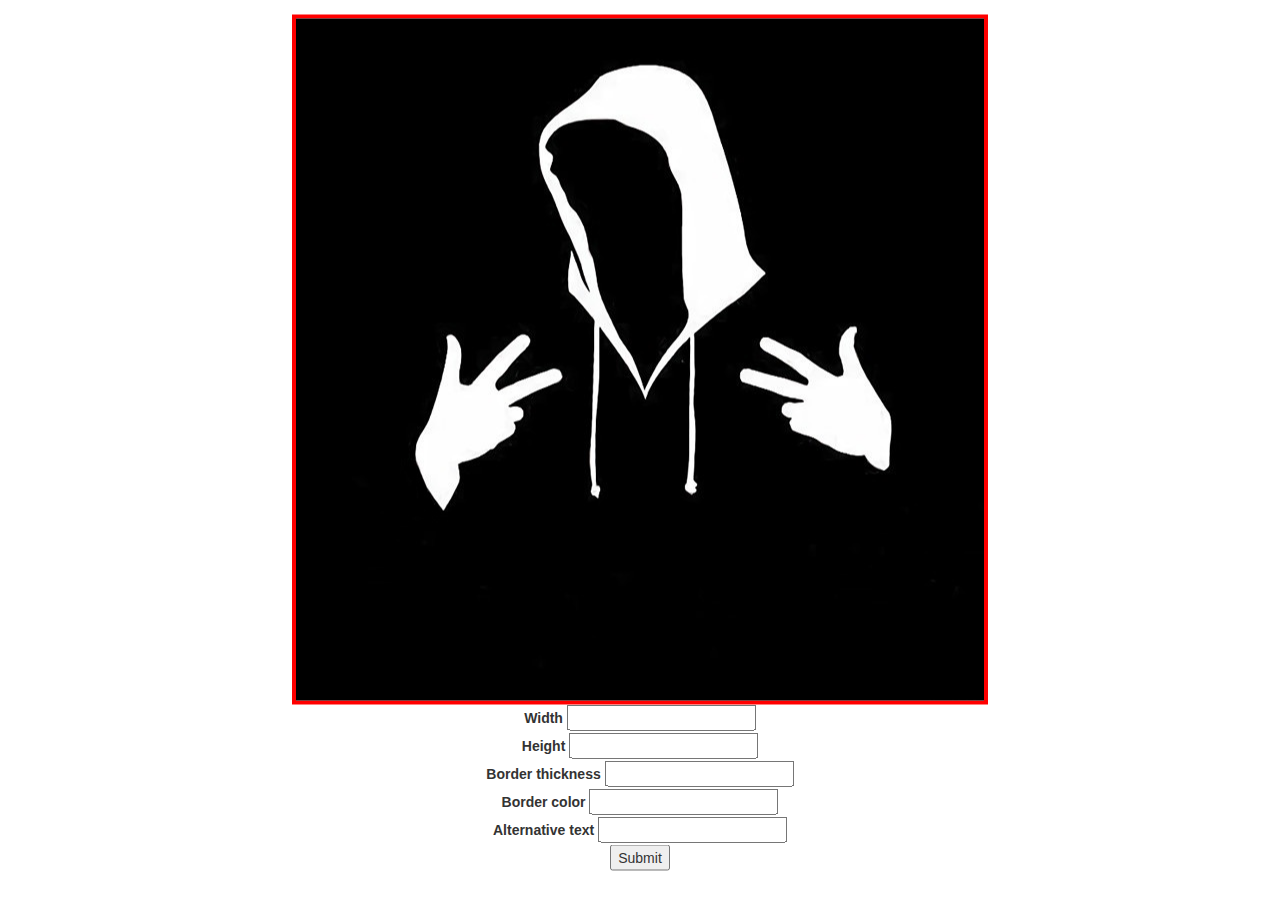
<file: lab4/index.html>
<!DOCTYPE html>
<html lang="en">
<head>
    <meta charset="UTF-8">
    <meta name="viewport" content="width=device-width, initial-scale=1.0">
    <link rel="stylesheet" href="index.css">
    <title>Document</title>
</head>
<body>
    <section>
        <img id="image" src="./image.jpg">
        <form id="form" class="form-group">
            <label for "width" >Width</label>
            <input name="width" id="width">
            <br>
            <label for "height" >Height</label>
            <input name="height" id="height">
            <br>
            <label for "thickness" >Border thickness</label>
            <input name="thickness" id="thickness">
            <br>
            <label for "color" >Border color</label>
            <input name="color" id="color">
            <br>
            <label for "alt" >Alternative text</label>
            <input name="alt" id="alt">
            <br>
            <input type="submit">
        </form>
    </section>
    <script src="index.js"></script>
    <link rel="stylesheet" href="https://maxcdn.bootstrapcdn.com/bootstrap/3.4.1/css/bootstrap.min.css">
</body>
</html>
</file>
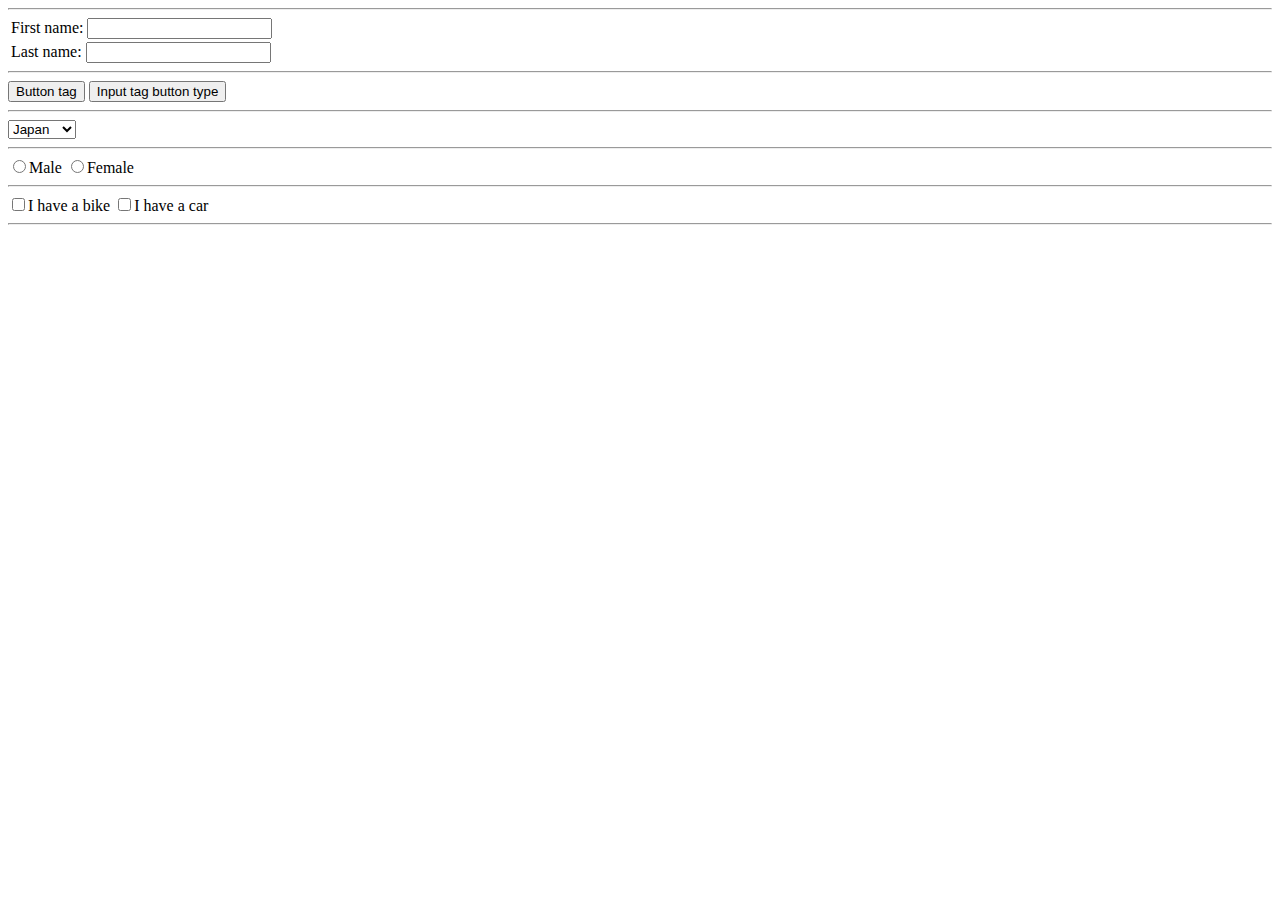
<file: lab1/2.html>
<!DOCTYPE html>
<html lang="en">
<head>
    <meta charset="UTF-8">
    <title>Exercise 6</title>
    <link rel="stylesheet" type="text/css" href="2.css" />
</head>
<body>
    <form>
        <hr>
        <div class="input">
            <label for="FirstName">First name: </label>
            <input name="FirstName"/>
        </div>
        <div class="input">
            <label for="LastName">Last name: </label>
            <input name="LastName"/>
        </div>
        <hr>
        <div>
            <button>Button tag</button>
            <input type="button" value="Input tag button type"/>
        </div>
        <hr>
        <select name="Country">
            <option selected="selected"> Japan</option>
            <option> Ukraine</option>
            <option> USA</option>
        </select>
        <hr>
        <input type="radio" name="Sex"/>Male
        <input type="radio" name="Sex"/>Female   
        <hr>
        <input type="checkbox" name="Car"/>I have a bike 
        <input type="checkbox" name="Car"/>I have a car
        <hr>
    </form>
</body>
</html>
</file>
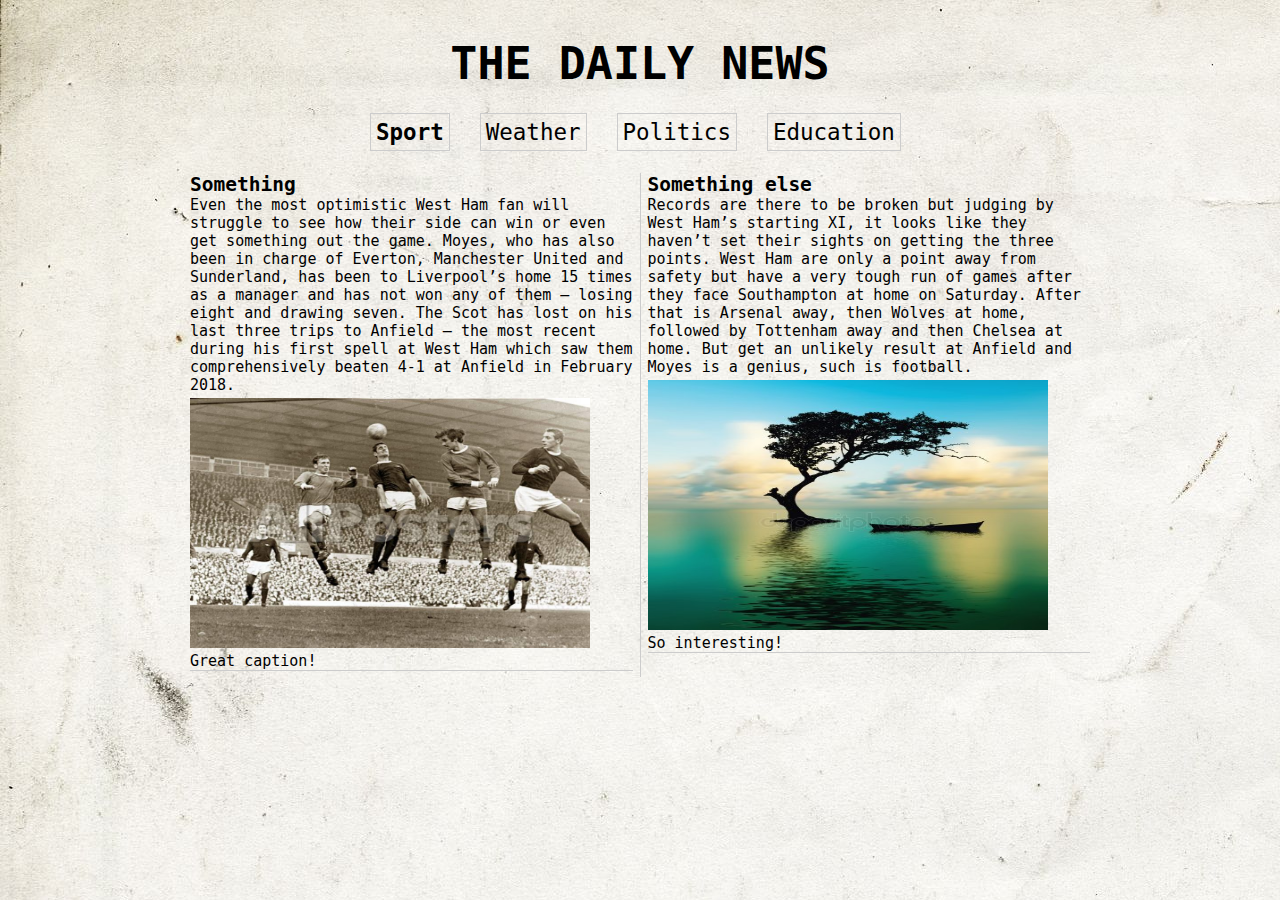
<file: lab1/4.html>
<!DOCTYPE html>
<html lang="en">
<head>
    <meta charset="UTF-8">
    <title>Lab1.4</title>
    <link rel="stylesheet" type="text/css" href="4.css" />
</head>
<body>
    <article>
        <h2>THE DAILY NEWS</h2>
        <ul class="sections">
            <li><b>Sport</b></li>
            <li>Weather</li>
            <li>Politics</li>
            <li>Education</li>
        </ul>
        <div class='columns'> 
                <h4>Something</h4>
                Even the most optimistic West Ham fan will struggle to see how their side can win or even get something out the game.
                Moyes, who has also been in charge of Everton, Manchester United and Sunderland, has been to Liverpool’s home 15 times as a manager and has not won any of them – losing eight and drawing seven. 
                The Scot has lost on his last three trips to Anfield – the most recent during his first spell at West Ham which saw them comprehensively beaten 4-1 at Anfield in February 2018.
                <figure>
                    <img width="400 px" height="250 px" src="images/img_top.jpg"/>
                    <figcaption>Great caption!</figcaption>
                </figure>
            <p>
                <h4>Something else</h4>
                Records are there to be broken but judging by West Ham’s starting XI, it looks like they haven’t set their sights on getting the three points.
                West Ham are only a point away from safety but have a very tough run of games after they face Southampton at home on Saturday.
                After that is Arsenal away, then Wolves at home, followed by Tottenham away and then Chelsea at home.
                But get an unlikely result at Anfield and Moyes is a genius, such is football.
                <figure>
                    <img width="400 px" height="250 px" src="images/unnamed.jpg"/>
                    <figcaption>So interesting!</figcaption>
                </figure>
            </p>
        </div>
    </article>
</body>
</html>
</file>
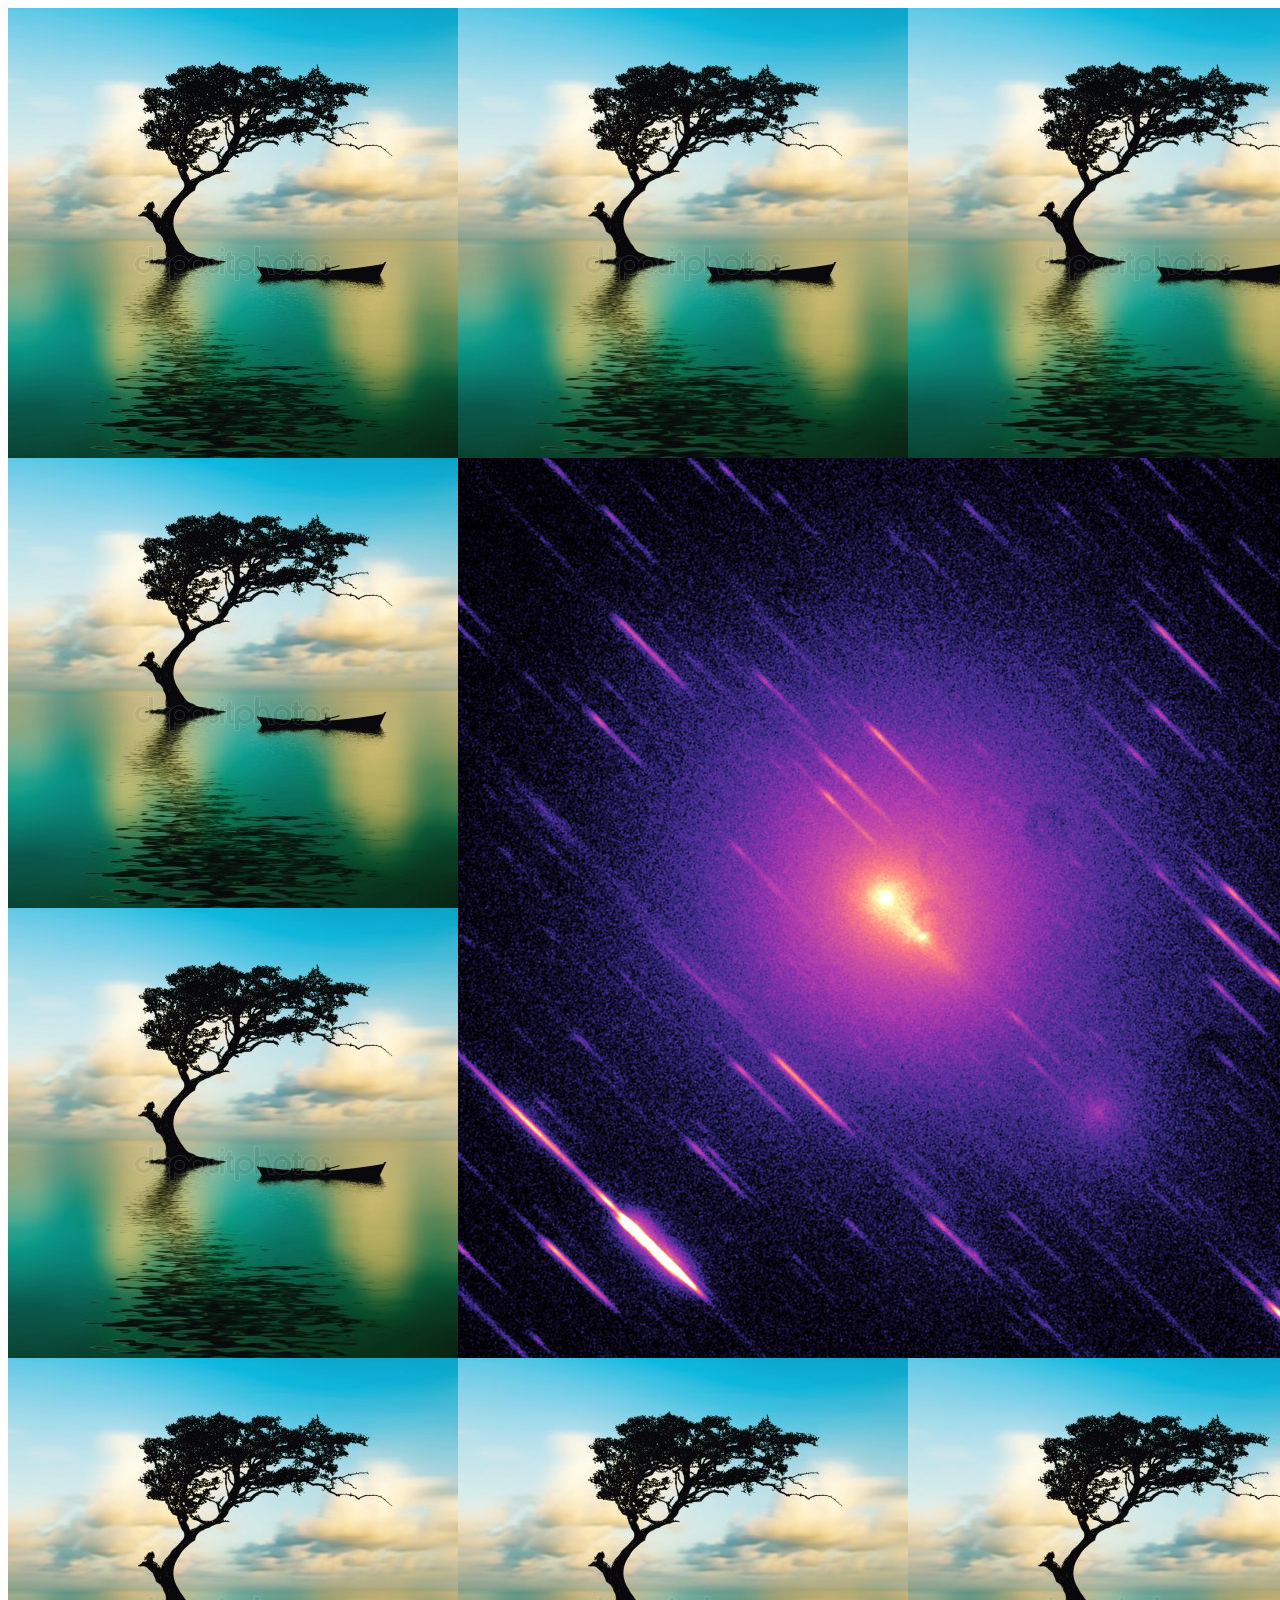
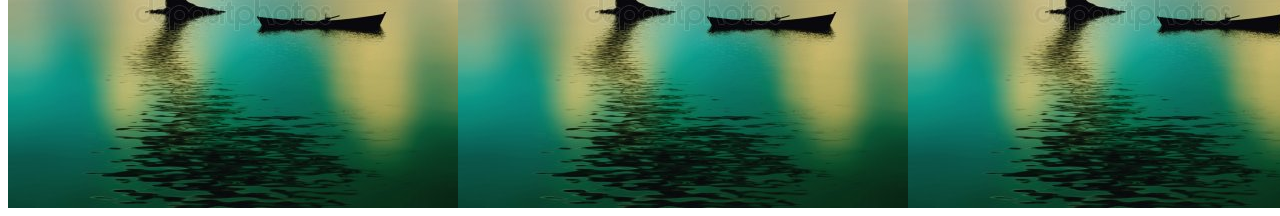
<file: lab1/5.html>
<!DOCTYPE html>
<html lang="en">
<head>
    <meta charset="UTF-8">
    <title>Lab1.5</title>
    <link rel="stylesheet" type="text/css" href="5.css" />
</head>
<body>
    <selection class="grid">
        <img id="img00" src="images/unnamed.jpg"\>
        <img id="img01" src="images/unnamed.jpg"\>
        <img id="img02" src="images/unnamed.jpg"\>
        <img id="img03" src="images/unnamed.jpg"\>
        <img id="img10" src="images/unnamed.jpg"\>
        <img id="img11" src="images/12.jpg"\>
        <img id="img13" src="images/unnamed.jpg"\>
        <img id="img20" src="images/unnamed.jpg"\>
        <img id="img23" src="images/unnamed.jpg"\>
        <img id="img30" src="images/unnamed.jpg"\>
        <img id="img31" src="images/unnamed.jpg"\>
        <img id="img32" src="images/unnamed.jpg"\>
        <img id="img33" src="images/unnamed.jpg"\>  
    </selection>
</body>
</html>
</file>
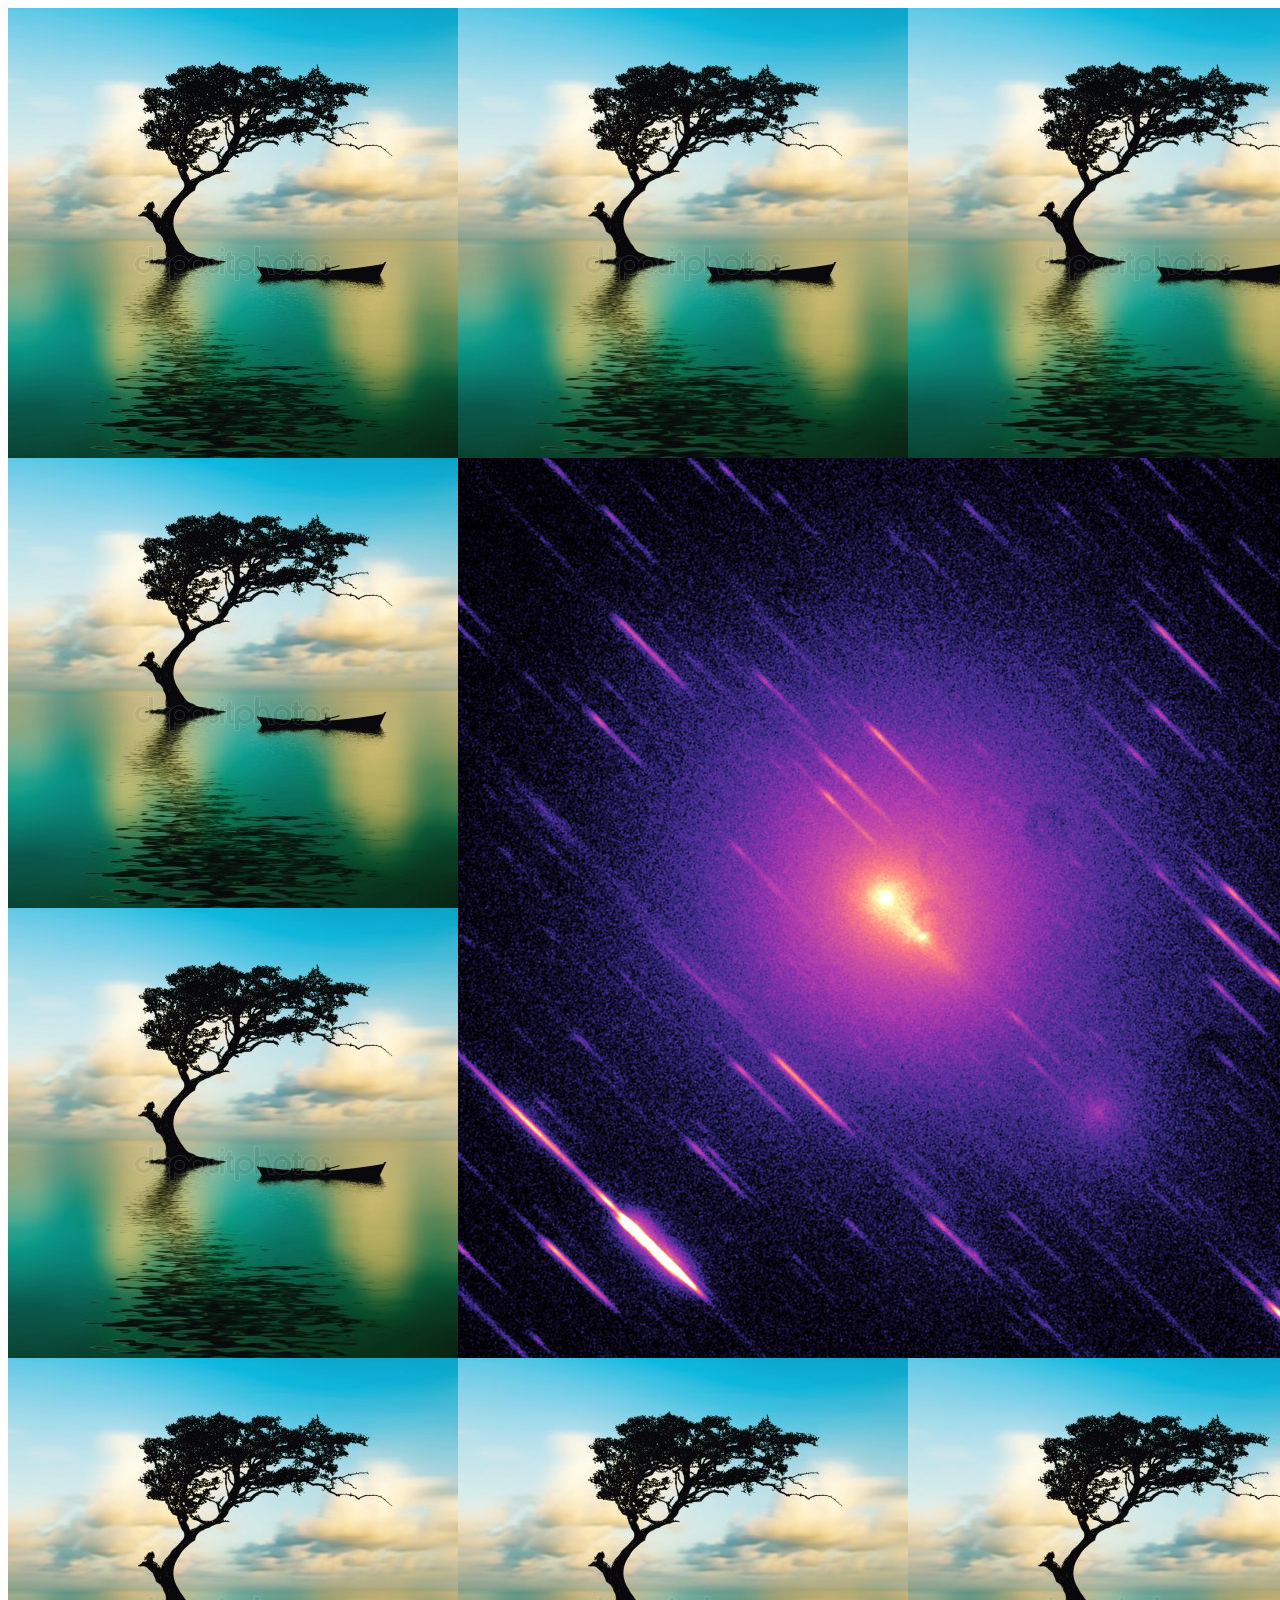
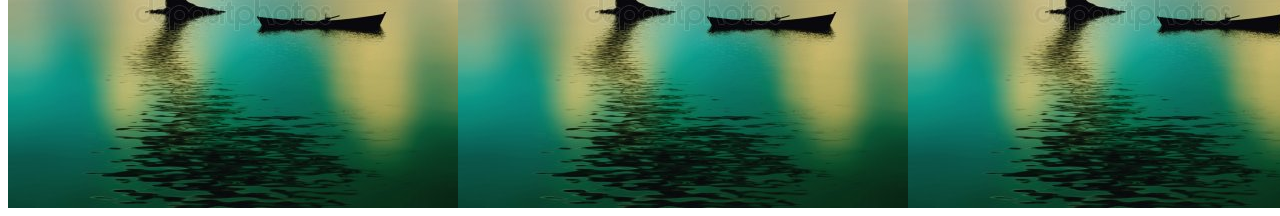
<file: lab1/6.html>
<!DOCTYPE html>
<html lang="en">
<head>
    <meta charset="UTF-8">
    <title>Lab1.6</title>
    <link rel="stylesheet" type="text/css" href="6.css" />
</head>
<body>
    <selection class="flex">
        <div class="left">
            <img id="small" src="images/unnamed.jpg"\>
            <img id="small" src="images/unnamed.jpg"\>
            <img id="small" src="images/unnamed.jpg"\>
            <img id="small" src="images/unnamed.jpg"\>
        </div>
        <div class="middle">
            <img id="small" src="images/unnamed.jpg"\>
            <img id="small" src="images/unnamed.jpg"\>
            <img id="large" src="images/12.jpg"\>
            <img id="small" src="images/unnamed.jpg"\>
            <img id="small" src="images/unnamed.jpg"\>
        </div>
        <div class="right">
            <img id="small" src="images/unnamed.jpg"\>
            <img id="small" src="images/unnamed.jpg"\>
            <img id="small" src="images/unnamed.jpg"\>
            <img id="small" src="images/unnamed.jpg"\>
        </div>
    </selection>
</body>
</html>
</file>
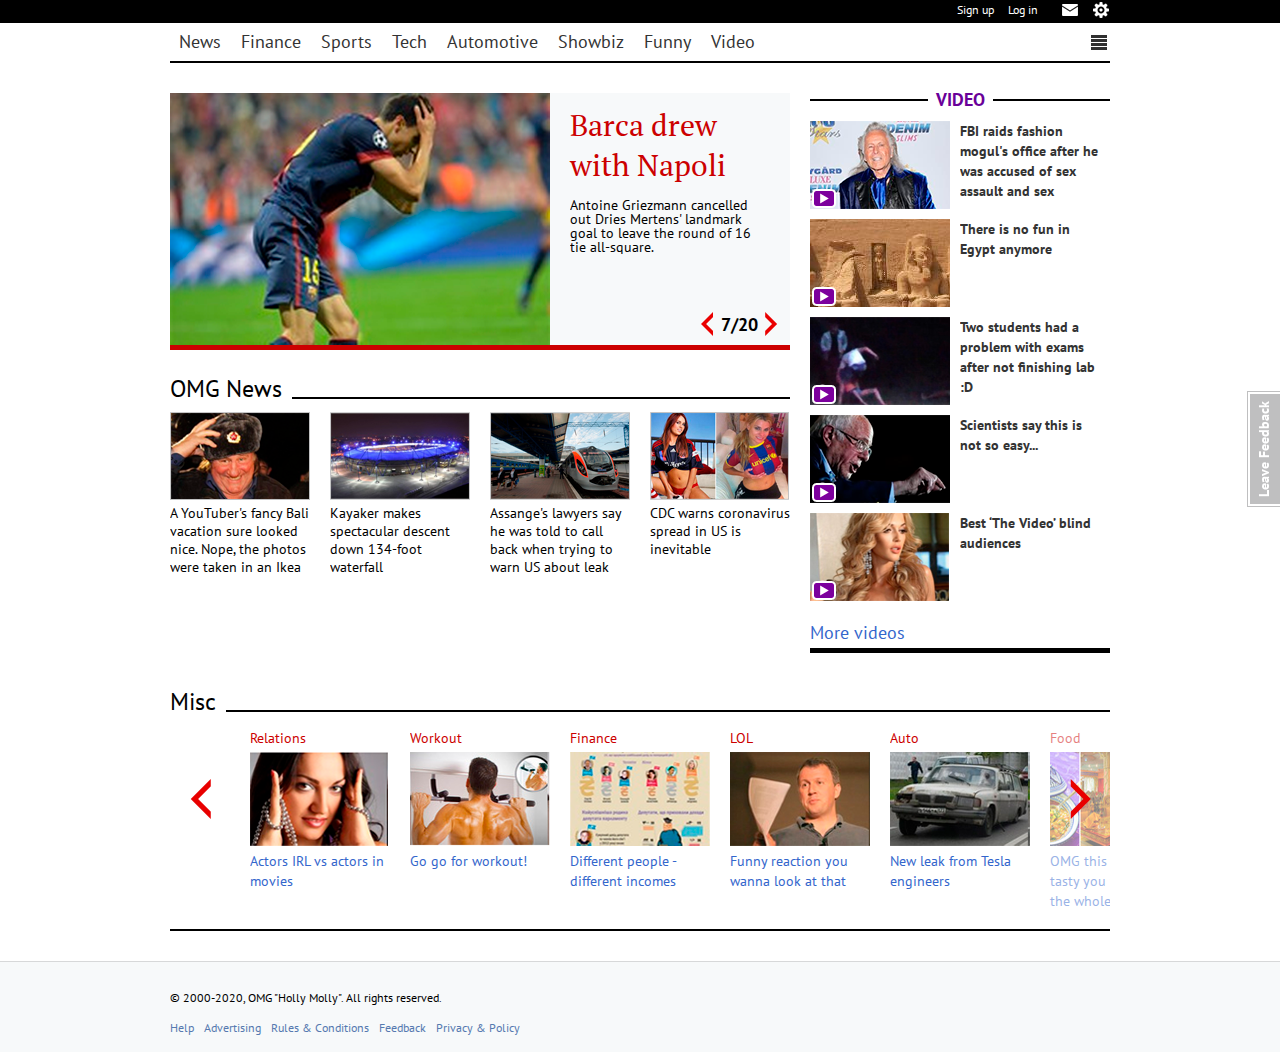
<file: lab2/page.html>
<!DOCTYPE html>
<html lang="en">
<head>
    <meta charset="UTF-8">
    <meta name="viewport" content="width=device-width, initial-scale=1.0">
    <link rel="stylesheet" href="stylesheets/scss/style.css">
    <link href="https://fonts.googleapis.com/css?family=PT+Sans:400,400i,700,700i|PT+Serif:400,400i,700,700i&display=swap" rel="stylesheet">
    <title>Lab2</title>
</head>
<body>
    <div class="upper">
        <div class="upper__block">
            <nav class="upper__nav">
                <a class="upper__link">Sign up</a>
                <a class="upper__link">Log in</a>
                <span class="upper__icons">
                    <img src="images/upper-mail.png" class="upper__icon"></img>
                    <img src="images/upper-settings.png" class="upper__icon"></img>
                </span>
            </nav>
        </div>
    </div> 
    <div class="wrapper">
        <header class="header">
            <ul class="header__items">
                <li class="header__item">News</li>
                <li class="header__item">Finance</li>
                <li class="header__item">Sports</li>
                <li class="header__item">Tech</li>
                <li class="header__item">Automotive</li>
                <li class="header__item">Showbiz</li>
                <li class="header__item">Funny</li>
                <li class="header__item">Video</li>
            </ul>
            <img src="images/header-menu.png" class="header__image-menu"> </img>
        </header>
        <article class="article-wrapper">
            <img src="images/article-image.png" alt="footballer" class="article-wrapper__image"> </img>
            <span class="article-wrapper__card"> 
                <h2 class="article-wrapper__title">Barca drew with Napoli</h2>
                <p class="article-wrapper__text">Antoine Griezmann cancelled out Dries Mertens' landmark goal to leave the round of 16 tie all&#8209square.</p>
                <div class="article-wrapper__pagination">
                    <img src="images/arrow-prev.png" alt="prev" class="article-wrapper__arrow-prev">
                    <span class="article-wrapper__numbers">7/20</span>
                    <img src="images/arrow-next.png" alt="next" class="article-wrapper__arrow-next">
                </div>
            </span>
        </article>
        <aside class="side-wrapper">
            <div class="side-wrapper__heading">
                <h3 class="side-wrapper__title">VIDEO</h3>
            </div>
            <section class="side-wrapper__video-box">
                <ul class="side-wrapper__items">
                    <li class="side-wrapper__item">
                        <img src="images/side-1.png" alt="Old star" class="side-wrapper__photo">
                        <span class="side-wrapper__text">
                            FBI raids fashion mogul's office after he was accused of sex assault and sex trafficking
                        </span>
                    </li>
                    <li class="side-wrapper__item">
                        <img src="images/side-2.png" alt="Egypt" class="side-wrapper__photo">
                        <span class="side-wrapper__text">
                            There is no fun in Egypt anymore
                        </span>
                    </li>
                    <li class="side-wrapper__item">
                        <img src="images/side-3.png" alt="Students' fun" class="side-wrapper__photo">
                        <span class="side-wrapper__text">
                            Two students had a problem with exams after not finishing lab :D
                        </span>
                    </li>
                    <li class="side-wrapper__item">
                        <img src="images/side-4.png" alt="Your grandpa" class="side-wrapper__photo">
                        <span class="side-wrapper__text">
                            Scientists say this is not so easy...
                        </span>
                    </li>
                    <li class="side-wrapper__item">
                        <img src="images/side-5.png" alt="Woman or man" class="side-wrapper__photo">
                        <span class="side-wrapper__text">
                            Best ‘The Video’ blind audiences
                        </span>
                    </li>
                </ul>
                <div class="side-wrapper__more-videos">
                    More videos
                </div>
            </section>
        </aside>
        <div class="omgnews-wrapper">
            <div class="omgnews-wrapper__heading">
                <div class="omgnews-wrapper__headline">
                    <span class="omgnews-wrapper__title">OMG News </span>
                </div>
            </div>
            <ul class="omgnews-wrapper__items">
                <li class="omgnews-wrapper__item">
                    <img src="images/omgnews-1.png" alt="BigDaddy" class="omgnews-wrapper__photo">
                    <span class="omgnews-wrapper__text">
                        A YouTuber's fancy Bali vacation sure looked nice. Nope, the photos were taken in an Ikea
                    </span>
                </li>
                <li class="omgnews-wrapper__item">
                    <img src="images/omgnews-2.png" alt="Stadium" class="omgnews-wrapper__photo">
                    <span class="omgnews-wrapper__text">
                        Kayaker makes spectacular descent down 134-foot waterfall
                    </span>
                </li>
                <li class="omgnews-wrapper__item">
                    <img src="images/omgnews-3.png" alt="Train" class="omgnews-wrapper__photo">
                    <span class="omgnews-wrapper__text">
                        Assange's lawyers say he was told to call back when trying to warn US about leak
                    </span>
                </li>
                <li class="omgnews-wrapper__item">
                    <img src="images/omgnews-4.png" alt="Girls" class="omgnews-wrapper__photo">
                    <span class="omgnews-wrapper__text">
                        CDC warns coronavirus spread in US is inevitable
                    </span>
                </li>
            </ul>
        </div>
        <div class="misc-wrapper">
            <div class="misc-wrapper__heading">
                <div class="misc-wrapper__headline">
                    <span class="misc-wrapper__head">Misc </span>
                </div>
            </div>
            <div class="misc-wrapper__content">
                <div class="misc-wrapper__arrow-prev-layer">
                    <img src="images/misc-arrow-prev.png" alt="Prev" class="misc-wrapper__arrow-prev"></img>
                </div>
                <div class="misc-wrapper__items">
                    <span class="misc-wrapper__item">
                        <span class="misc-wrapper__title">Relations</span>
                        <img src="images/misc-1.png" alt="Girl" class="misc-wrapper__photo">
                        <span class="misc-wrapper__text">
                            Actors IRL vs actors in movies
                        </span>
                    </span>
                    <span class="misc-wrapper__item">
                        <span class="misc-wrapper__title">Workout</span>
                        <img src="images/misc-2.png" alt="Sportsman" class="misc-wrapper__photo">
                        <span class="misc-wrapper__text">
                            Go go for workout!
                        </span>
                    </span>
                    <span class="misc-wrapper__item">
                        <span class="misc-wrapper__title">Finance</span>
                        <img src="images/misc-3.png" alt="Infographics" class="misc-wrapper__photo">
                        <span class="misc-wrapper__text">
                            Different people - different incomes
                        </span>
                    </span>
                    <span class="misc-wrapper__item">
                        <span class="misc-wrapper__title">LOL</span>
                        <img src="images/misc-4.png" alt="Man" class="misc-wrapper__photo">
                        <span class="misc-wrapper__text">
                            Funny reaction you wanna look at that
                        </span>
                    </span>
                    <span class="misc-wrapper__item">
                        <span class="misc-wrapper__title">Auto</span>
                        <img src="images/misc-5.png" alt="Russian car" class="misc-wrapper__photo">
                        <span class="misc-wrapper__text">
                            New leak from Tesla engineers
                        </span>
                    </span>
                    <span class="misc-wrapper__item">
                        <span class="misc-wrapper__title">Food</span>
                        <img src="images/misc-6.png" alt="Food" class="misc-wrapper_photo">
                        <span class="misc-wrapper__text">
                            OMG this is SO damn tasty you want to eta the whole dish
                        </span>

                    </span>
                </div>
                <div class="misc-wrapper__arrow-next-layer">
                    <img src="images/misc-arrow-next.png" alt="Next" class="misc-wrapper__arrow-next"></img>
                    <section class="misc-wrapper__arrow-dark"></section>
                </div>
            </div>
        </div>
    </div>
    <div class="feedback">
       Leave Feedback
    </div>
    <footer class="footer">
        <div class="footer__rights">© 2000-2020, ОMG "Holly Molly". All rights reserved.</div>
        <ul class="footer__items">
            <li class="footer__item">Help</li>
            <li class="footer__item">Advertising</li>
            <li class="footer__item">Rules & Conditions</li>
            <li class="footer__item">Feedback</li>
            <li class="footer__item">Privacy & Policy</li>
        </ul>
    </footer>
</body>
</html>
</file>
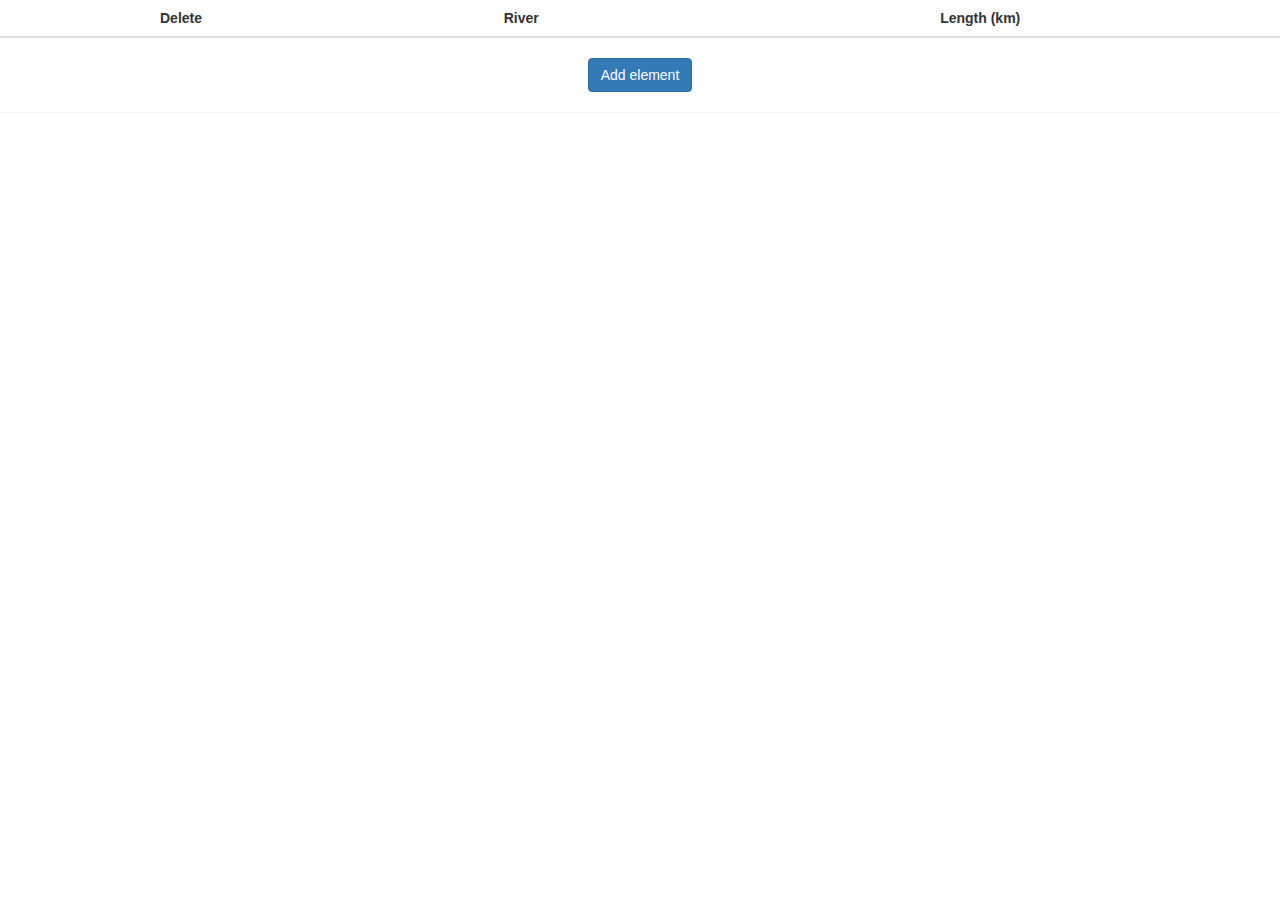
<file: lab4/index2.html>
<!DOCTYPE html>
<html lang="en">
<head>
    <meta charset="UTF-8">
    <meta name="viewport" content="width=device-width, initial-scale=1.0">
    <link rel="stylesheet" href="index2.css">
    <title>Document</title>
</head>
<body>
    <table class="table" id="table">
        <thead>
            <th class="center">Delete</th>
            <th class="center">River</th>
            <th class="center">Length (km)</th>
        </thead>
    </table>
    <div class ="center"> 
        <button class="btn btn-primary" id="add">Add element</button>
    </div>
    <hr>
    <div class="canvas"></div>
    <script src="index2.js"></script>
    <link rel="stylesheet" href="https://maxcdn.bootstrapcdn.com/bootstrap/3.4.1/css/bootstrap.min.css">
</body>
</html>
</file>
<file: lab4/index.css>
section
{
    text-align: center;
    position: absolute;
    top: 50%;
    left: 50%;
    margin-right: -50%;
    transform: translate(-50%, -50%);
}
#image {
    
    border: 4px red solid;
}

label {
    display: block;
}
</file>
<file: lab1/2.css>
.input
{
    margin:3px;
}
</file>
<file: lab1/4.css>
body
{
    font-family: monospace;
    font-size: 15px;
    max-width: 900px;
    margin: auto;
    align-content: center;
    background: url(images/back3.jpg);
}
.sections
{ 
    list-style: none;
    display: flex;
    font-size: 150%;
    margin-left: 110px;
}
.sections li
{
    border: 1px, solid #ccc;
    text-decoration: none;
    padding: 5px;
    margin-left: 30px;
    border-right: 1px solid #ccc;
    border-left: 1px solid #ccc;
}
.columns 
{
    column-width: 350px;
    column-count: 2;
    column-rule: 1px solid #ccc;
}
figure
{
    margin: auto;
}
figure figcaption
{
    border-bottom: 1px solid #ccc; 
}
figure img
{
    margin-top: 4px;
}
h4
{
    margin: 0;
    font-size: 130%;
}
h2
{
    font: bold fantasy;
    font-size: 300%; 
    text-align: center;
    margin-bottom: 2px;
}
</file>
<file: lab1/5.css>
.grid
{
    display: grid;
    grid-template-rows: [row1-start] 450px [row2-start] 450px [row3-start] 450px [row4-start] 450px [row4-end];
    grid-template-columns:  [col1-start] 450px [col2-start] 450px [col3-start] 450px [col4-start] 450px [col4-end];
    grid-row-gap: 0px;
    grid-column-gap: 0px;
}
#img00
{
    grid-column: col1-start;
    grid-row: row1-start ;
}   
#img01
{
    grid-column: col2-start;
    grid-row: row1-start ;
}
#img02
{
    grid-column: col3-start;
    grid-row: row1-start ;
}
#img03
{
    grid-column: col4-start;
    grid-row: row1-start;
}
#img10
{
    grid-column: col1-start;
    grid-row: row2-start ;
}
#img11
{
    grid-column: col2-start / col4-start;
    grid-row: row2-start /row4-start;
}
#img13  
{
    grid-column: col4-start;
    grid-row: row2-start ;
}
#img20
{
    grid-column: col1-start;
    grid-row: row3-start ;
}
#img23
{
    grid-column: col4-start;
    grid-row: row3-start ;
}
#img30
{
    grid-column: col1-start;
    grid-row: row4-start ;
}
#img31
{
    grid-column: col2-start;
    grid-row: row4-start ;
}
#img32
{
    grid-column: col3-start;
    grid-row: row4-start ;
}
#img33
{
    grid-column: col4-start;
    grid-row: row4-start ;
}
</file>
<file: lab1/6.css>
.flex {
    display: flex;
}
.left {
    display: flex;
    flex-wrap: wrap;
    flex-basis: 400px;
}
.middle {
    display: flex;
    flex-wrap: wrap;
}
.right {
    display: flex;
    flex-wrap: wrap;
}
</file>
<file: lab2/stylesheets/scss/style.css>
* {
  margin: 0;
  padding: 0;
}

p {
  margin: 5px 0 10px 0;
}

.upper {
  background-color: black;
  min-height: 23px;
}

.upper__block {
  display: -webkit-box;
  display: -ms-flexbox;
  display: flex;
  width: 940px;
  -webkit-box-pack: end;
      -ms-flex-pack: end;
          justify-content: flex-end;
  margin: 0 auto;
}

.upper__link {
  text-decoration: none;
  font-size: 12px;
  color: white;
  font-family: 'PT Sans', sans-serif;
  margin-left: 14 px;
  margin-right: 10px;
}

.upper__icons {
  margin-top: 5px;
  margin-bottom: 6px;
}

.upper__icon {
  margin-right: 1px;
  margin-left: 10px;
  margin-left: 10px;
  vertical-align: middle;
}

.wrapper {
  min-height: calc(100vh - 113px);
  display: -ms-grid;
  display: grid;
  -ms-grid-columns: (1fr)[12];
      grid-template-columns: repeat(12, 1fr);
  grid-column-gap: 20px;
  width: 940px;
  margin: 0 auto;
}

.header {
  -webkit-box-align: center;
      -ms-flex-align: center;
          align-items: center;
  position: relative;
  display: -webkit-box;
  display: -ms-flexbox;
  display: flex;
  -ms-grid-column: 1;
  -ms-grid-column-span: 12;
  grid-column: 1/13;
  -ms-grid-row: 1;
  grid-row: 1;
  border-bottom: 2px solid black;
  margin-bottom: 30px;
}

.header__items {
  list-style: none;
  margin-left: 9px;
  margin-top: 7px;
  margin-bottom: 8px;
}

.header__item {
  float: left;
  font-size: 18px;
  font-family: 'PT Sans', sans-serif;
  color: #333333;
  margin-right: 20px;
}

.header__image-menu {
  position: absolute;
  float: right;
  right: 0;
}

.article-wrapper {
  -ms-grid-row: 2;
  grid-row: 2;
  -ms-grid-column: 1;
  -ms-grid-column-span: 8;
  grid-column: 1/9;
  display: -ms-grid;
  display: grid;
  background-color: #f7f9fa;
  -ms-grid-columns: (1fr)[8];
      grid-template-columns: repeat(8, 1fr);
  grid-column-gap: 20px;
  border-bottom: #cc0000 solid 5px;
}

.article-wrapper__image {
  -ms-grid-column: 1;
  -ms-grid-column-span: 5;
  grid-column: 1/6;
  margin-right: 20px;
}

.article-wrapper__card {
  -ms-grid-column: 6;
  -ms-grid-column-span: 3;
  grid-column: 6/9;
  position: relative;
}

.article-wrapper__title {
  left: 0;
  top: 0;
  color: #cc0000;
  font-family: 'PT Serif', serif;
  font-size: 30px;
  margin: 11.5px 27px 13px 0px;
  font-weight: normal;
}

.article-wrapper__text {
  font-family: 'PT Sans', sans-serif;
  font-size: 14px;
  line-height: 14px;
  overflow: hidden;
  font-weight: normal;
  margin-right: 20px;
  max-height: 100px;
}

.article-wrapper__pagination {
  position: absolute;
  right: 12px;
  bottom: 9px;
  margin-top: 55px;
  display: -webkit-box;
  display: -ms-flexbox;
  display: flex;
  -webkit-box-align: center;
      -ms-flex-align: center;
          align-items: center;
  background-color: #f7f9fa;
  z-index: 1;
}

.article-wrapper__arrow-prev {
  margin-right: 8px;
}

.article-wrapper__arrow-next {
  margin-left: 7px;
}

.article-wrapper__numbers {
  font-family: 'PT Sans', sans-serif;
  font-weight: bold;
  font-size: 18px;
}

.omgnews-wrapper {
  -ms-grid-row: 3;
  grid-row: 3;
  -ms-grid-column: 1;
  -ms-grid-column-span: 8;
  grid-column: 1/9;
  margin-top: 24px;
  position: relative;
  font-family: 'PT Sans', sans-serif;
  font-weight: normal;
}

.omgnews-wrapper__heading {
  margin-bottom: 8px;
}

.omgnews-wrapper__headline {
  position: relative;
  z-index: 1;
  font-size: 24px;
  line-height: 30px;
  text-align: left;
}

.omgnews-wrapper__headline::before {
  border-top: 2px solid black;
  content: "";
  margin: 0 auto;
  left: 0;
  position: absolute;
  right: 0;
  bottom: 0;
  top: 23px;
  z-index: -1;
}

.omgnews-wrapper__title {
  background: #fff;
  margin-left: 0;
  padding-right: 10px;
}

.omgnews-wrapper__items {
  list-style: none;
  display: -ms-grid;
  display: grid;
  -ms-grid-columns: (1fr)[4];
      grid-template-columns: repeat(4, 1fr);
  grid-column-gap: 20px;
}

.omgnews-wrapper__photo {
  margin-left: 0;
  padding: 0;
  border: none;
}

.omgnews-wrapper__text {
  display: -webkit-box;
  overflow: hidden;
  font-size: 14px;
  line-height: 18px;
  max-height: 72px;
  max-width: 180px;
  text-overflow: ellipsis;
  -webkit-line-clamp: 4;
}

.side-wrapper {
  -ms-grid-column: 9;
  -ms-grid-column-span: 4;
  grid-column: 9/13;
  -ms-grid-row: 2;
  -ms-grid-row-span: 3;
  grid-row: 2/5;
  font-family: 'PT Sans', sans-serif;
}

.side-wrapper__heading {
  margin-top: -5px;
  position: relative;
  z-index: 1;
  text-align: center;
}

.side-wrapper__heading::before {
  border-top: 2px solid black;
  content: "";
  margin: 0 auto;
  left: 0;
  position: absolute;
  right: 0;
  bottom: 0;
  top: 11px;
  z-index: -1;
}

.side-wrapper__title {
  background-color: #fff;
  padding-left: 8px;
  padding-right: 8px;
  font-weight: bold;
  font-size: 18px;
  display: inline;
  color: #6a0099;
}

.side-wrapper__items {
  list-style: none;
}

.side-wrapper__item {
  display: -ms-grid;
  display: grid;
  -ms-grid-columns: 140px 145px;
      grid-template-columns: 140px 145px;
  grid-column-gap: 10px;
  margin-top: 10px;
  position: relative;
  z-index: 0;
}

.side-wrapper__item::after {
  -ms-grid-column: 1;
  grid-column: 1;
  content: '';
  background-image: url(../../images/side-video-icon-2.png);
  z-index: 4;
  height: 100%;
  width: 100%;
  position: absolute;
  bottom: -67px;
  left: 4px;
  background-repeat: no-repeat;
}

.side-wrapper__item::before {
  -ms-grid-column: 1;
  grid-column: 1;
  content: '';
  height: 100%;
  width: 100%;
  background-image: url(../../images/side-video-icon.png);
  z-index: 5;
  position: absolute;
  background-repeat: no-repeat;
  bottom: -65px;
}

.side-wrapper__photo {
  position: relative;
  z-index: -1;
  -ms-grid-column: 1;
  grid-column: 1;
}

.side-wrapper__text {
  -ms-grid-column: 2;
  grid-column: 2;
  overflow: hidden;
  font-weight: bold;
  display: -webkit-box;
  overflow: hidden;
  color: #333333;
  font-size: 14px;
  line-height: 20px;
  max-height: 80px;
  text-overflow: ellipsis;
  -webkit-line-clamp: 4;
}

.side-wrapper__more-videos {
  margin-top: 22px;
  margin-bottom: 34px;
  padding-bottom: 5px;
  border-bottom: solid 5px black;
  font-size: 18px;
  line-height: 20px;
  font-weight: normal;
  color: #3366cc;
}

.misc-wrapper {
  -ms-grid-row: 5;
  grid-row: 5;
  -ms-grid-column: 1;
  -ms-grid-column-span: 12;
  grid-column: 1/13;
  font-family: 'PT Sans', sans-serif;
  font-weight: normal;
  border-bottom: 2px solid black;
  margin-bottom: 30px;
}

.misc-wrapper__headline {
  position: relative;
  z-index: 1;
  font-size: 24px;
  line-height: 30px;
  text-align: left;
}

.misc-wrapper__headline::before {
  border-top: 2px solid black;
  content: "";
  margin: 0 auto;
  left: 0;
  position: absolute;
  right: 0;
  bottom: 0;
  top: 23px;
  z-index: -1;
}

.misc-wrapper__head {
  background: #fff;
  margin-left: 0;
  padding-right: 10px;
}

.misc-wrapper__content {
  display: -ms-grid;
  display: grid;
  -ms-grid-columns: 60px 780px 60px;
      grid-template-columns: 60px 780px 60px;
  -webkit-column-gap: 20px;
          column-gap: 20px;
  margin-bottom: 18px;
}

.misc-wrapper__arrow-prev {
  -ms-grid-row: 2;
  grid-row: 2;
  -ms-flex-item-align: center;
      -ms-grid-row-align: center;
      align-self: center;
  -ms-grid-column-align: center;
      justify-self: center;
}

.misc-wrapper__arrow-next {
  -ms-grid-row: 2;
  grid-row: 2;
  -ms-grid-column: 1;
  grid-column: 1;
  overflow: visible;
  position: relative;
  float: right;
  z-index: 2;
  -ms-flex-item-align: center;
      -ms-grid-row-align: center;
      align-self: center;
  -ms-grid-column-align: center;
      justify-self: center;
}

.misc-wrapper__arrow-prev-layer {
  -ms-grid-row: 1;
  grid-row: 1;
  -ms-grid-column: 1;
  -ms-grid-column-span: 1;
  grid-column: 1/2;
  -ms-grid-rows: 30px 94px;
      grid-template-rows: 30px 94px;
  grid-row-gap: 5px;
  display: -ms-grid;
  display: grid;
  -ms-grid-column: 1;
  grid-column: 1;
}

.misc-wrapper__arrow-next-layer {
  -ms-grid-row: 1;
  grid-row: 1;
  -ms-grid-column: 3;
  grid-column: 3;
  -ms-grid-rows: 30px 94px;
      grid-template-rows: 30px 94px;
  grid-row-gap: 5px;
  position: relative;
  display: -ms-grid;
  display: grid;
}

.misc-wrapper__arrow-dark {
  -ms-grid-row: 1;
  -ms-grid-row-span: 3;
  grid-row: 1/4;
  -ms-grid-column: 1;
  grid-column: 1;
  position: relative;
  z-index: -1;
  background-color: white;
  opacity: 0.5;
}

.misc-wrapper__items {
  -ms-grid-row: 1;
  grid-row: 1;
  -ms-grid-column: 2;
  -ms-grid-column-span: 2;
  grid-column: 2/4;
  display: -ms-grid;
  display: grid;
  position: relative;
  -ms-grid-columns: 140px 140px 140px 140px 140px 60px;
      grid-template-columns: 140px 140px 140px 140px 140px 60px;
  -webkit-column-gap: 20px;
          column-gap: 20px;
  overflow: hidden;
}

.misc-wrapper__item {
  position: relative;
  display: -ms-grid;
  display: grid;
  -ms-grid-rows: 30px 94px;
      grid-template-rows: 30px 94px;
  grid-row-gap: 5px;
  z-index: -1;
  position: relative;
  width: 140px;
  -ms-grid-row: 1;
  grid-row: 1;
}

.misc-wrapper__title {
  -ms-grid-row: 1;
  grid-row: 1;
  overflow: hidden;
  margin-top: 13px;
  font-size: 14px;
  line-height: 16px;
  color: #cc0000;
}

.misc-wrapper__photo {
  -ms-grid-row: 2;
  grid-row: 2;
  overflow: hidden;
}

.misc-wrapper__text {
  -ms-grid-row: 3;
  grid-row: 3;
  display: -webkit-box;
  color: #3366cc;
  font-size: 14px;
  line-height: 20px;
  max-height: 60px;
  text-overflow: ellipsis;
  -webkit-line-clamp: 3;
  width: 140px;
}

.footer {
  margin: 0 auto;
  max-height: 90px;
  display: -ms-grid;
  display: grid;
  position: relative;
  margin-bottom: 0px;
  background-color: #f7f9fa;
  bottom: 0;
  border-top: 1px solid #d7d8d9;
  font-size: 12px;
  line-height: 30px;
  font-family: 'PT Sans', sans-serif;
}

.footer__rights {
  max-height: 45px;
  width: 940px;
  margin: auto;
  float: left;
  -ms-grid-row: 1;
  grid-row: 1;
  margin-top: 21px;
}

.footer__items {
  max-height: 45px;
  width: 940px;
  margin: auto;
  -ms-grid-row: 2;
  grid-row: 2;
  list-style: none;
  margin-bottom: 21px;
}

.footer__item {
  float: left;
  margin-right: 10px;
  cursor: pointer;
  color: #567ab0;
}

.feedback {
  font-family: 'PT Sans', sans-serif;
  font-size: 14px;
  font-weight: bold;
  color: white;
  position: fixed;
  -webkit-transform-origin: right bottom;
          transform-origin: right bottom;
  width: 110px;
  height: 25px;
  right: 0px;
  overflow: hidden;
  display: -webkit-box;
  display: -ms-flexbox;
  display: flex;
  -webkit-box-pack: center;
      -ms-flex-pack: center;
          justify-content: center;
  padding-top: 5px;
  vertical-align: middle;
  top: 360px;
  background-color: #bfbfc0;
  -webkit-transform: rotate(-90deg);
          transform: rotate(-90deg);
  border: 2px solid white;
  outline: 1px solid #bfbfc0;
  border-bottom: none;
}

@media (max-width: 1024px) {
  .upper__block {
    width: 640px;
  }
  .header {
    width: 640px;
  }
  .wrapper {
    grid-column-gap: 5px;
    width: 640px;
  }
  .article-wrapper {
    width: 640px;
    -ms-grid-column: 1;
    -ms-grid-column-span: 12;
    grid-column: 1/13;
  }
  .omgnews-wrapper {
    -ms-grid-column: 1;
    -ms-grid-column-span: 12;
    grid-column: 1/13;
    -ms-grid-row: 4;
    grid-row: 4;
  }
  .misc-wrapper {
    -ms-grid-column: 1;
    -ms-grid-column-span: 12;
    grid-column: 1/13;
    -ms-grid-row: 5;
    grid-row: 5;
  }
  .misc-wrapper__content {
    -ms-grid-columns: 60px 480px 60px;
        grid-template-columns: 60px 480px 60px;
  }
  .misc-wrapper__items {
    grid-column-gap: 27px;
  }
  .side-wrapper {
    -ms-grid-column: 1;
    -ms-grid-column-span: 12;
    grid-column: 1/13;
    -ms-grid-row: 3;
    grid-row: 3;
  }
  .side-wrapper__heading {
    margin-top: 5px;
  }
  .side-wrapper__item {
    -ms-grid-columns: 140px 500px;
        grid-template-columns: 140px 500px;
  }
  .footer__rights {
    width: 640px;
  }
  .footer__items {
    width: 640px;
  }
}
/*# sourceMappingURL=style.css.map */
</file>
<file: lab4/index2.css>
.canvas {
    width:600px; 
    height:300px;
    position:relative;
    margin: 0 auto;
}

.diagramEl {
    text-align: center;
    position: absolute;
    float: left;
    font: bold 20px sans-serif;
    word-wrap: break-word;
}
.center {
    text-align: center;
}
</file>
